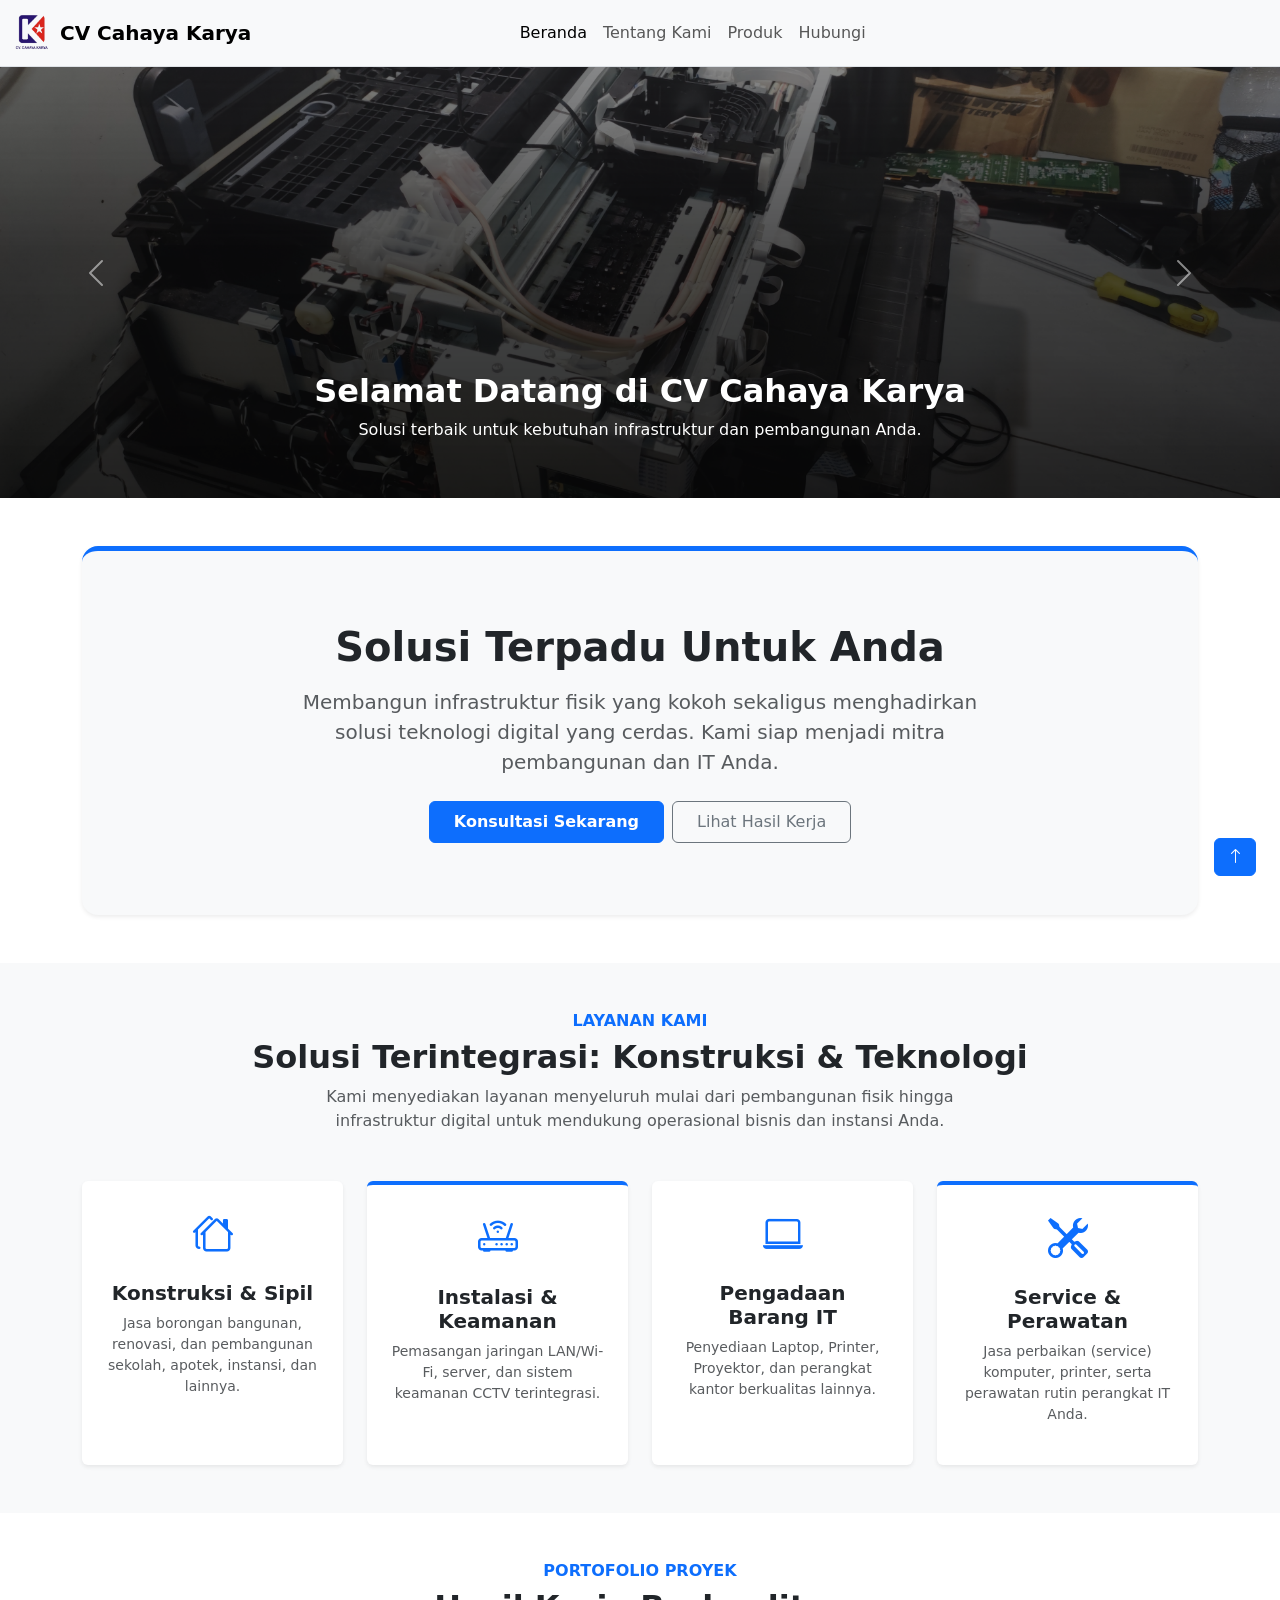
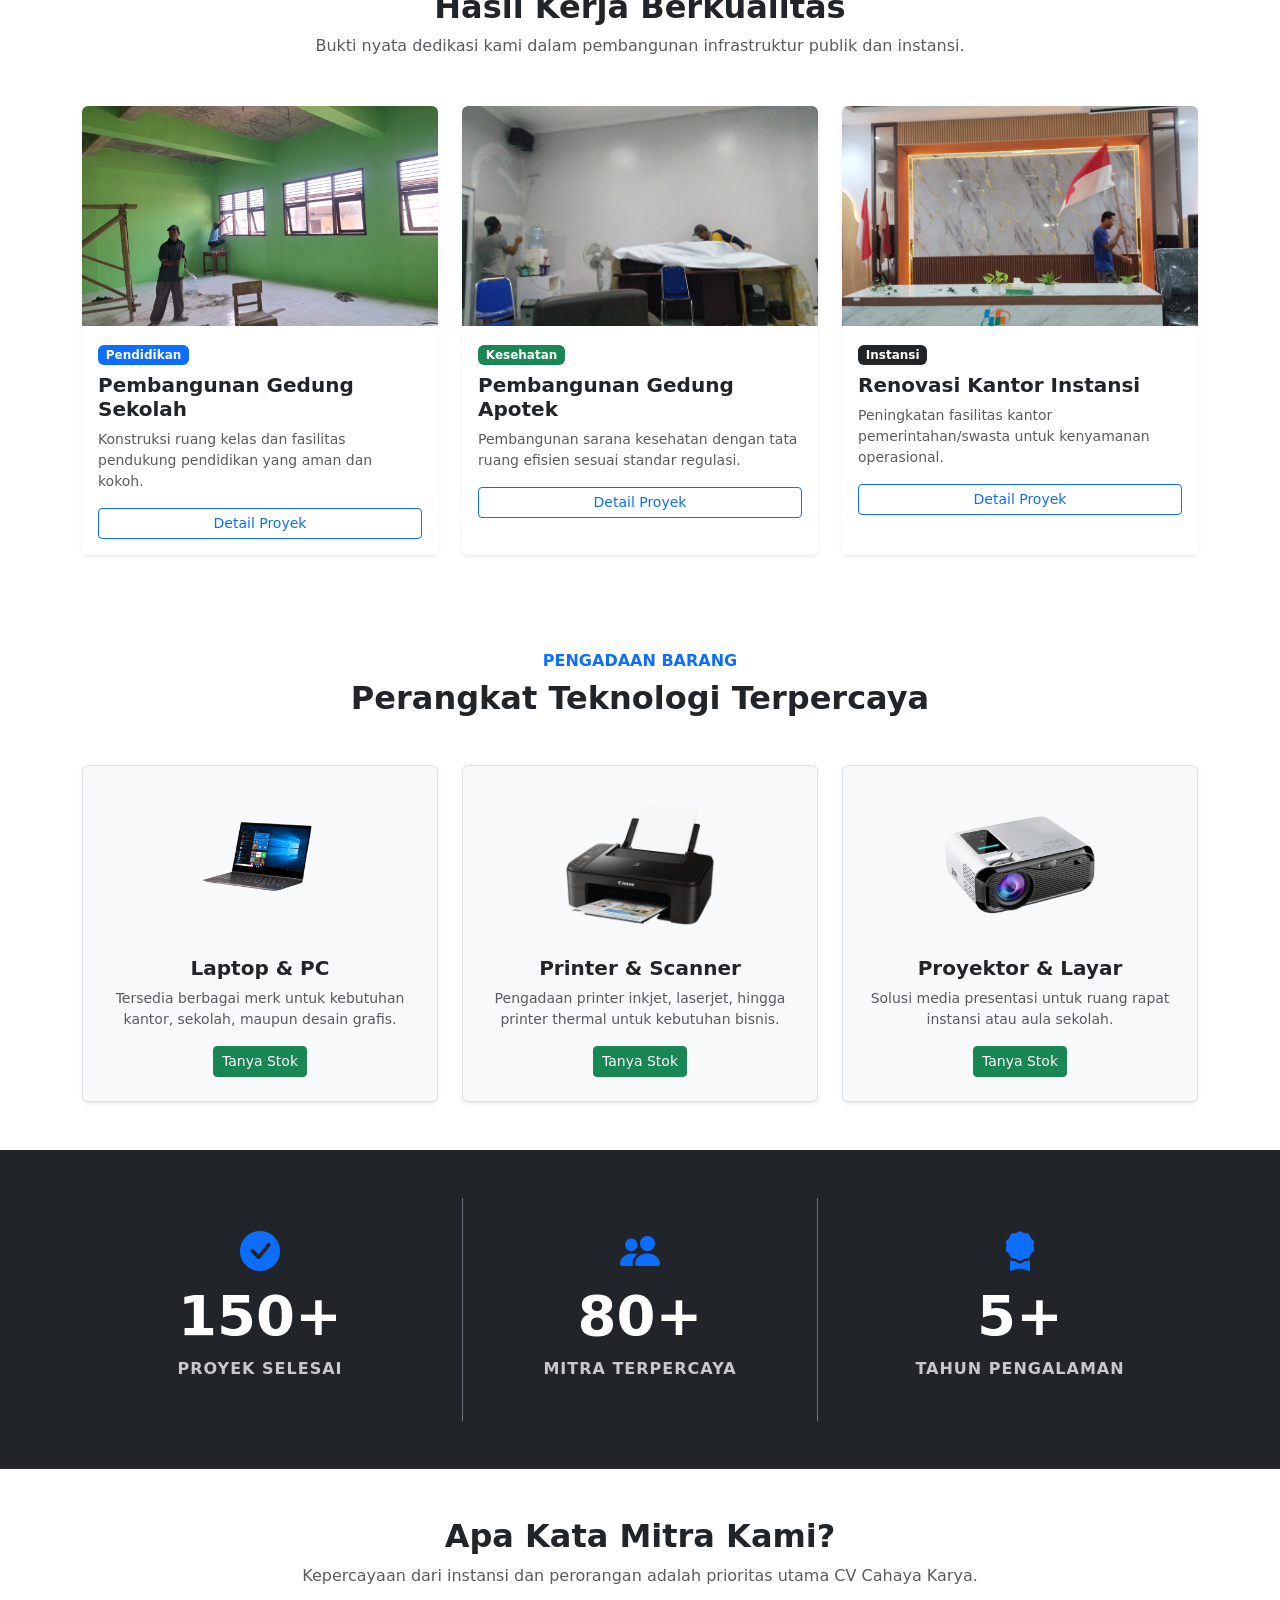
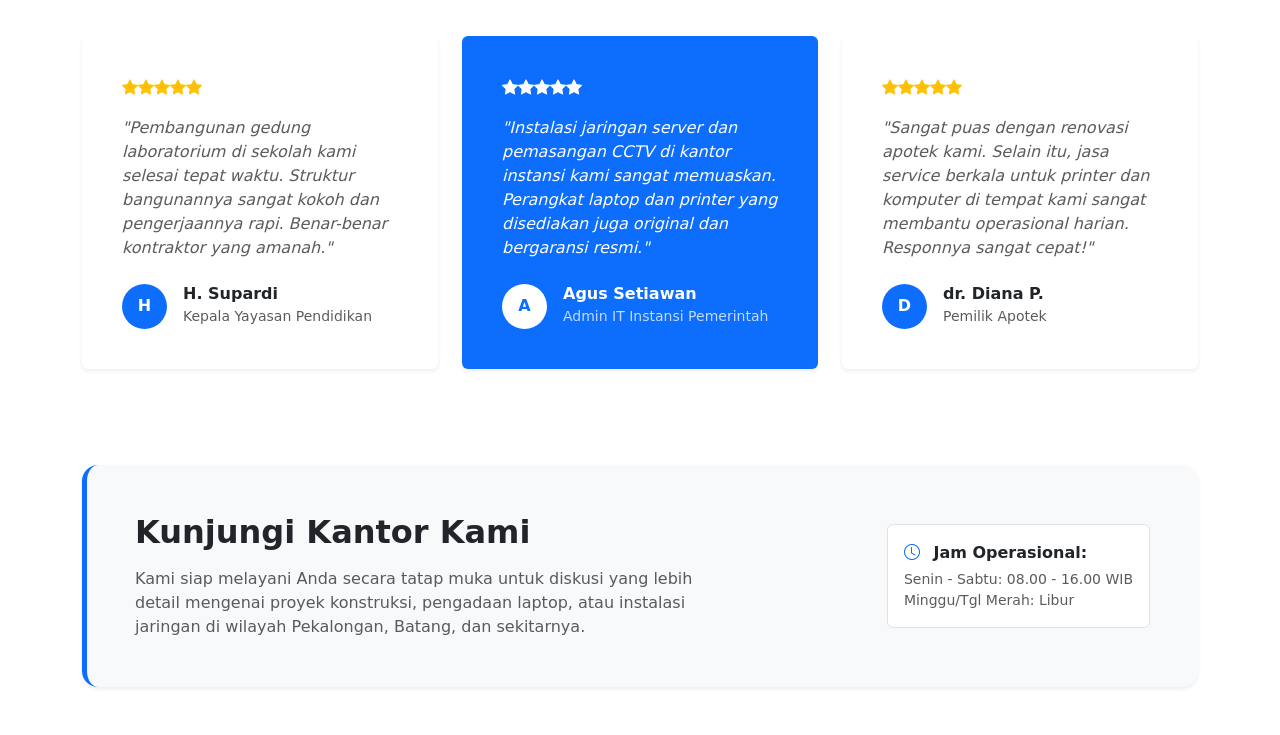
<file: index.html>
<!DOCTYPE html>
<html lang="en">
<head>
    <meta charset="UTF-8">
    <meta name="viewport"
    content="width=device-width, initial-scale=1.0">
    <title>Home</title>
    <link rel="stylesheet" href="bootstrap-5.3.8-dist/css/bootstrap.min.css">
    <link rel="stylesheet" href="style.css">
    <link rel="stylesheet" href="https://cdn.jsdelivr.net/npm/bootstrap-icons@1.11.3/font/bootstrap-icons.css">
</head>
<body>
<nav class="navbar navbar-expand-lg fixed-top bg-light border-bottom border-body" data-bs-theme="light">
  <div class="container-fluid">
    
    <a class="navbar-brand d-flex align-items-center" href="#">
      <img src="img/logorm.png" alt="Logo" width="40" height="40" class="me-2">
      <span class="fw-bold">CV Cahaya Karya</span>
    </a>

    <button class="navbar-toggler" type="button" data-bs-toggle="collapse" data-bs-target="#navbarNav">
      <span class="navbar-toggler-icon"></span>
    </button>

    <div class="collapse navbar-collapse justify-content-center" id="navbarNav">
      <ul class="navbar-nav">
        <li class="nav-item">
          <a class="nav-link active" href="#">Beranda</a>
        </li>
        <li class="nav-item">
          <a class="nav-link" href="about.html">Tentang Kami</a>
        </li>
        <li class="nav-item">
          <a class="nav-link" href="produk.html">Produk</a>
        </li>
        <li class="nav-item">
          <a class="nav-link" href="hubungi.html">Hubungi</a>
        </li>
      </ul>
    </div>

    <div class="d-none d-lg-block" style="width: 150px;"></div>

  </div>
</nav>

<!-- Carousel -->
<br><br>
<div id="mainCarousel" class="carousel slide" data-bs-ride="carousel">
  
  <div class="carousel-inner">
    
    <div class="carousel-item active">
      <img src="img/slidesatu.png" class="d-block w-100" style="height: 450px; object-fit:cover" alt="Slide 1">
      <div class="carousel-caption d-block">
        <h2 class="fw-bold">Selamat Datang di CV Cahaya Karya</h2>
        <p>Solusi terbaik untuk kebutuhan infrastruktur dan pembangunan Anda.</p>
      </div>
    </div>

    <div class="carousel-item">
      <img src="img/gambar2.jpg" class="d-block w-100" style="height: 450px; object-fit:cover" alt="Slide 2">
      <div class="carousel-caption d-block">
        <h2 class="fw-bold">Kualitas Terjamin</h2>
        <p>Solusi Konstruksi Masa Depan</p>
        <a href="#proyek" class="btn btn-primary">Lihat Proyek</a>
      </div>
    </div>

    <div class="carousel-item">
      <img src="img/gambar3.png" class="d-block w-100" style="height: 450px; object-fit:cover;" alt="Slide 3">
      <div class="carousel-caption d-block">
        <h2 class="fw-bold">Tim Profesional</h2>
        <p>Dikerjakan oleh tenaga ahli yang berpengalaman di bidangnya.</p>
      </div>
    </div>
    
  </div>

  <button class="carousel-control-prev" type="button" data-bs-target="#mainCarousel" data-bs-slide="prev">
    <span class="carousel-control-prev-icon" aria-hidden="true"></span>
    <span class="visually-hidden">Previous</span>
  </button>
  <button class="carousel-control-next" type="button" data-bs-target="#mainCarousel" data-bs-slide="next">
    <span class="carousel-control-next-icon" aria-hidden="true"></span>
    <span class="visually-hidden">Next</span>
  </button>

</div>

<!-- Jumbotron -->

<div class="container my-5">
    <div class="p-5 text-center bg-light border-top border-primary border-5 rounded-4 shadow-sm">
        <div class="py-4">
            <h1 class="display-6 fw-bold text-dark mb-3">Solusi Terpadu Untuk Anda</h1>
            <p class="col-lg-8 mx-auto lead text-muted">
                Membangun infrastruktur fisik yang kokoh sekaligus menghadirkan solusi teknologi digital yang cerdas. Kami siap menjadi mitra pembangunan dan IT Anda.
            </p>
            <div class="d-grid gap-2 d-sm-flex justify-content-sm-center mt-4">
                <a href="https://wa.me/6285647744500" class="btn btn-primary px-4 py-2 fw-bold">Konsultasi Sekarang</a>
                <a href="#proyek" class="btn btn-outline-secondary px-4 py-2">Lihat Hasil Kerja</a>
            </div>
        </div>
    </div>
</div>

<section class="py-5 bg-light" id="layanan">
    <div class="container">
        <div class="text-center mb-5">
            <h6 class="text-primary fw-bold text-uppercase">Layanan Kami</h6>
            <h2 class="fw-bold">Solusi Terintegrasi: Konstruksi & Teknologi</h2>
            <p class="text-muted mx-auto" style="max-width: 700px;">Kami menyediakan layanan menyeluruh mulai dari pembangunan fisik hingga infrastruktur digital untuk mendukung operasional bisnis dan instansi Anda.</p>
        </div>

        <div class="row g-4">
            <div class="col-md-6 col-lg-3">
                <div class="card h-100 border-0 shadow-sm p-4 text-center">
                    <div class="mb-3 text-primary" style="font-size: 2.5rem;">
                        <i class="bi bi-houses"></i>
                    </div>
                    <h5 class="fw-bold">Konstruksi & Sipil</h5>
                    <p class="small text-muted">Jasa borongan bangunan, renovasi, dan pembangunan sekolah, apotek, instansi, dan lainnya.</p>
                </div>
            </div>

            <div class="col-md-6 col-lg-3">
                <div class="card h-100 border-0 shadow-sm p-4 text-center border-top border-primary border-4">
                    <div class="mb-3 text-primary" style="font-size: 2.5rem;">
                        <i class="bi bi-router"></i>
                    </div>
                    <h5 class="fw-bold">Instalasi & Keamanan</h5>
                    <p class="small text-muted">Pemasangan jaringan LAN/Wi-Fi, server, dan sistem keamanan CCTV terintegrasi.</p>
                </div>
            </div>

            <div class="col-md-6 col-lg-3">
                <div class="card h-100 border-0 shadow-sm p-4 text-center">
                    <div class="mb-3 text-primary" style="font-size: 2.5rem;">
                        <i class="bi bi-laptop"></i>
                    </div>
                    <h5 class="fw-bold">Pengadaan Barang IT</h5>
                    <p class="small text-muted">Penyediaan Laptop, Printer, Proyektor, dan perangkat kantor berkualitas lainnya.</p>
                </div>
            </div>

            <div class="col-md-6 col-lg-3">
                <div class="card h-100 border-0 shadow-sm p-4 text-center border-top border-primary border-4">
                    <div class="mb-3 text-primary" style="font-size: 2.5rem;">
                        <i class="bi bi-tools"></i>
                    </div>
                    <h5 class="fw-bold">Service & Perawatan</h5>
                    <p class="small text-muted">Jasa perbaikan (service) komputer, printer, serta perawatan rutin perangkat IT Anda.</p>
                </div>
            </div>
        </div>
    </div>
</section>



<!-- Portofolio Proyek -->

<section class="py-5" id="proyek">
    <div class="container">
        <div class="text-center mb-5">
            <h6 class="text-primary fw-bold text-uppercase">Portofolio Proyek</h6>
            <h2 class="fw-bold">Hasil Kerja Berkualitas</h2>
            <p class="text-muted">Bukti nyata dedikasi kami dalam pembangunan infrastruktur publik dan instansi.</p>
        </div>

        <div class="row g-4">
            <div class="col-md-4">
                <div class="card h-100 shadow-sm border-0 overflow-hidden">
                    <img src="img/sekolah.jpg" class="card-img-top" alt="Sekolah" style="height: 220px; object-fit: cover;">
                    <div class="card-body">
                        <div class="badge bg-primary mb-2">Pendidikan</div>
                        <h5 class="fw-bold">Pembangunan Gedung Sekolah</h5>
                        <p class="small text-muted">Konstruksi ruang kelas dan fasilitas pendukung pendidikan yang aman dan kokoh.</p>
                        <button class="btn btn-outline-primary btn-sm w-100" data-bs-toggle="modal" data-bs-target="#modalSekolah">Detail Proyek</button>
                    </div>
                </div>
            </div>

            <div class="col-md-4">
                <div class="card h-100 shadow-sm border-0 overflow-hidden">
                    <img src="img/renov.jpg" class="card-img-top" alt="Apotek" style="height: 220px; object-fit: cover;">
                    <div class="card-body">
                        <div class="badge bg-success mb-2">Kesehatan</div>
                        <h5 class="fw-bold">Pembangunan Gedung Apotek</h5>
                        <p class="small text-muted">Pembangunan sarana kesehatan dengan tata ruang efisien sesuai standar regulasi.</p>
                        <button class="btn btn-outline-primary btn-sm w-100" data-bs-toggle="modal" data-bs-target="#modalApotek">Detail Proyek</button>
                    </div>
                </div>
            </div>

            <div class="col-md-4">
                <div class="card h-100 shadow-sm border-0 overflow-hidden">
                    <img src="img/revovv.jpg" class="card-img-top" alt="Instansi" style="height: 220px; object-fit: cover;">
                    <div class="card-body">
                        <div class="badge bg-dark mb-2">Instansi</div>
                        <h5 class="fw-bold">Renovasi Kantor Instansi</h5>
                        <p class="small text-muted">Peningkatan fasilitas kantor pemerintahan/swasta untuk kenyamanan operasional.</p>
                        <button class="btn btn-outline-primary btn-sm w-100" data-bs-toggle="modal" data-bs-target="#modalInstansi">Detail Proyek</button>
                    </div>
                </div>
            </div>
        </div>
    </div>
</section>

<!-- Produk -->

<section class="py-5 bg-white" id="produk">
    <div class="container">
        <div class="text-center mb-5">
            <h6 class="text-primary fw-bold text-uppercase">Pengadaan Barang</h6>
            <h2 class="fw-bold">Perangkat Teknologi Terpercaya</h2>
        </div>

        <div class="row g-4">
            <div class="col-md-4 text-center">
                <div class="p-4 border rounded shadow-sm h-100 bg-light">
                    <img src="img/laptopoffice.png" alt="Laptop" class="img-fluid mb-3" style="max-height: 150px;">
                    <h5 class="fw-bold">Laptop & PC</h5>
                    <p class="small text-muted">Tersedia berbagai merk untuk kebutuhan kantor, sekolah, maupun desain grafis.</p>
                    <a href="https://wa.me/6281329146687?text=Halo%20saya%20ingin%20tanya%20laptop" class="btn btn-success btn-sm">Tanya Stok</a>
                </div>
            </div>

            <div class="col-md-4 text-center">
                <div class="p-4 border rounded shadow-sm h-100 bg-light">
                    <img src="img/printer.png" alt="Printer" class="img-fluid mb-3" style="max-height: 150px;">
                    <h5 class="fw-bold">Printer & Scanner</h5>
                    <p class="small text-muted">Pengadaan printer inkjet, laserjet, hingga printer thermal untuk kebutuhan bisnis.</p>
                    <a href="https://wa.me/6281329146687?text=Halo%20saya%20ingin%20tanya%20printer" class="btn btn-success btn-sm">Tanya Stok</a>
                </div>
            </div>

            <div class="col-md-4 text-center">
                <div class="p-4 border rounded shadow-sm h-100 bg-light">
                    <img src="img/proyektor.png" alt="Proyektor" class="img-fluid mb-3" style="max-height: 150px;">
                    <h5 class="fw-bold">Proyektor & Layar</h5>
                    <p class="small text-muted">Solusi media presentasi untuk ruang rapat instansi atau aula sekolah.</p>
                    <a href="https://wa.me/6281329146687?text=Halo%20saya%20ingin%20tanya%20proyektor" class="btn btn-success btn-sm">Tanya Stok</a>
                </div>
            </div>
        </div>
    </div>
</section>


<section class="py-5 bg-dark text-white"> <div class="container">
        <div class="row text-center g-4">
            <div class="col-md-4">
                <div class="p-4">
                    <i class="bi bi-check-circle-fill text-primary mb-3" style="font-size: 2.5rem;"></i>
                    <h2 class="display-4 fw-bold mb-2">150+</h2>
                    <p class="text-uppercase fw-bold opacity-75" style="letter-spacing: 1px;">Proyek Selesai</p>
                </div>
            </div>
            <div class="col-md-4">
                <div class="p-4 border-start border-end border-secondary border-md-none">
                    <i class="bi bi-people-fill text-primary mb-3" style="font-size: 2.5rem;"></i>
                    <h2 class="display-4 fw-bold mb-2">80+</h2>
                    <p class="text-uppercase fw-bold opacity-75" style="letter-spacing: 1px;">Mitra Terpercaya</p>
                </div>
            </div>
            <div class="col-md-4">
                <div class="p-4">
                    <i class="bi bi-award-fill text-primary mb-3" style="font-size: 2.5rem;"></i>
                    <h2 class="display-4 fw-bold mb-2">5+</h2>
                    <p class="text-uppercase fw-bold opacity-75" style="letter-spacing: 1px;">Tahun Pengalaman</p>
                </div>
            </div>
        </div>
    </div>
</section>


<section class="py-5 bg-white">
    <div class="container">
        <div class="text-center mb-5">
            <h2 class="fw-bold">Apa Kata Mitra Kami?</h2>
            <p class="text-muted">Kepercayaan dari instansi dan perorangan adalah prioritas utama CV Cahaya Karya.</p>
        </div>

        <div class="row g-4">
            <div class="col-md-4">
                <div class="card h-100 border-0 shadow-sm p-4">
                    <div class="card-body">
                        <div class="text-warning mb-3">
                            <i class="bi bi-star-fill"></i><i class="bi bi-star-fill"></i><i class="bi bi-star-fill"></i><i class="bi bi-star-fill"></i><i class="bi bi-star-fill"></i>
                        </div>
                        <p class="card-text text-muted fst-italic">"Pembangunan gedung laboratorium di sekolah kami selesai tepat waktu. Struktur bangunannya sangat kokoh dan pengerjaannya rapi. Benar-benar kontraktor yang amanah."</p>
                        <div class="d-flex align-items-center mt-4">
                            <div class="bg-primary rounded-circle d-flex align-items-center justify-content-center text-white fw-bold" style="width: 45px; height: 45px;">H</div>
                            <div class="ms-3">
                                <h6 class="fw-bold mb-0">H. Supardi</h6>
                                <small class="text-muted">Kepala Yayasan Pendidikan</small>
                            </div>
                        </div>
                    </div>
                </div>
            </div>

            <div class="col-md-4">
                <div class="card h-100 border-0 shadow-sm p-4 text-white bg-primary">
                    <div class="card-body">
                        <div class="text-white mb-3">
                            <i class="bi bi-star-fill"></i><i class="bi bi-star-fill"></i><i class="bi bi-star-fill"></i><i class="bi bi-star-fill"></i><i class="bi bi-star-fill"></i>
                        </div>
                        <p class="card-text fst-italic">"Instalasi jaringan server dan pemasangan CCTV di kantor instansi kami sangat memuaskan. Perangkat laptop dan printer yang disediakan juga original dan bergaransi resmi."</p>
                        <div class="d-flex align-items-center mt-4">
                            <div class="bg-white rounded-circle d-flex align-items-center justify-content-center text-primary fw-bold" style="width: 45px; height: 45px;">A</div>
                            <div class="ms-3 text-white">
                                <h6 class="fw-bold mb-0">Agus Setiawan</h6>
                                <small class="opacity-75">Admin IT Instansi Pemerintah</small>
                            </div>
                        </div>
                    </div>
                </div>
            </div>

            <div class="col-md-4">
                <div class="card h-100 border-0 shadow-sm p-4">
                    <div class="card-body">
                        <div class="text-warning mb-3">
                            <i class="bi bi-star-fill"></i><i class="bi bi-star-fill"></i><i class="bi bi-star-fill"></i><i class="bi bi-star-fill"></i><i class="bi bi-star-fill"></i>
                        </div>
                        <p class="card-text text-muted fst-italic">"Sangat puas dengan renovasi apotek kami. Selain itu, jasa service berkala untuk printer dan komputer di tempat kami sangat membantu operasional harian. Responnya sangat cepat!"</p>
                        <div class="d-flex align-items-center mt-4">
                            <div class="bg-primary rounded-circle d-flex align-items-center justify-content-center text-white fw-bold" style="width: 45px; height: 45px;">D</div>
                            <div class="ms-3">
                                <h6 class="fw-bold mb-0">dr. Diana P.</h6>
                                <small class="text-muted">Pemilik Apotek</small>
                            </div>
                        </div>
                    </div>
                </div>
            </div>
        </div>
    </div>
</section>

<div class="container my-5">
    <div class="p-5 bg-light rounded-4 border-start border-primary border-5 shadow-sm">
        <div class="row align-items-center">
            <div class="col-lg-7">
                <h2 class="fw-bold mb-3">Kunjungi Kantor Kami</h2>
                <p class="text-muted mb-0">Kami siap melayani Anda secara tatap muka untuk diskusi yang lebih detail mengenai proyek konstruksi, pengadaan laptop, atau instalasi jaringan di wilayah Pekalongan, Batang, dan sekitarnya.</p>
            </div>
            <div class="col-lg-5 text-lg-end mt-4 mt-lg-0">
                <div class="d-inline-block text-start p-3 bg-white rounded border">
                    <p class="mb-1 fw-bold"><i class="bi bi-clock me-2 text-primary"></i> Jam Operasional:</p>
                    <p class="small mb-0 text-muted">Senin - Sabtu: 08.00 - 16.00 WIB</p>
                    <p class="small mb-0 text-muted">Minggu/Tgl Merah: Libur</p>
                </div>
            </div>
        </div>
    </div>
</div>

<div class="modal fade" id="modalSekolah" tabindex="-1" aria-hidden="true">
  <div class="modal-dialog modal-lg modal-dialog-centered">
    <div class="modal-content border-0 shadow-lg">
      <div class="modal-header bg-primary text-white">
        <h5 class="modal-title fw-bold">Detail Proyek: Pembangunan Gedung Sekolah</h5>
        <button type="button" class="btn-close btn-close-white" data-bs-dismiss="modal" aria-label="Close"></button>
      </div>
      <div class="modal-body p-4">
        <div class="row">
          <div class="col-md-6 mb-3">
            <img src="img/sekolah.jpeg" class="img-fluid rounded shadow-sm" alt="Detail Sekolah">
          </div>
          <div class="col-md-6">
            <h6 class="fw-bold text-primary"><i class="bi bi-info-circle-fill"></i> Informasi Proyek</h6>
            <hr>
            <table class="table table-sm table-borderless">
              <tr><td><strong>Klien</strong></td><td>: Yayasan Pendidikan / Dinas</td></tr>
              <tr><td><strong>Lokasi</strong></td><td>: Pekalongan</td></tr>
              <tr><td><strong>Status</strong></td><td>: Selesai (100%)</td></tr>
            </table>
            <h6 class="fw-bold mt-3">Lingkup Pekerjaan:</h6>
            <p class="text-muted small">Pembangunan gedung meliputi pengerjaan pondasi, struktur beton bertulang, atap baja ringan, hingga instalasi listrik dan pengecatan.</p>
          </div>
        </div>
      </div>
      <div class="modal-footer">
        <button type="button" class="btn btn-secondary" data-bs-dismiss="modal">Tutup</button>
        <a href="https://wa.me/6285647744500" class="btn btn-success">Tanya Proyek Serupa</a>
      </div>
    </div>
  </div>
</div>

<div class="modal fade" id="modalApotek" tabindex="-1" aria-hidden="true">
  <div class="modal-dialog modal-lg modal-dialog-centered">
    <div class="modal-content border-0 shadow-lg">
      <div class="modal-header bg-success text-white">
        <h5 class="modal-title fw-bold">Detail Proyek: Pembangunan Apotek</h5>
        <button type="button" class="btn-close btn-close-white" data-bs-dismiss="modal" aria-label="Close"></button>
      </div>
      <div class="modal-body p-4">
        <div class="row">
          <div class="col-md-6 mb-3">
            <img src="img/apotek.jpeg" class="img-fluid rounded shadow-sm" alt="Detail Apotek">
          </div>
          <div class="col-md-6">
            <h6 class="fw-bold text-success"><i class="bi bi-info-circle-fill"></i> Informasi Proyek</h6>
            <hr>
            <table class="table table-sm table-borderless">
              <tr><td><strong>Klien</strong></td><td>: Apotek Sehat / Swasta</td></tr>
              <tr><td><strong>Lokasi</strong></td><td>: Batang</td></tr>
              <tr><td><strong>Durasi</strong></td><td>: 4 Bulan</td></tr>
            </table>
            <p class="text-muted small">Konstruksi apotek dengan penekanan pada tata ruang yang bersih, instalasi rak obat, dan sirkulasi udara yang baik sesuai standar kesehatan.</p>
          </div>
        </div>
      </div>
      <div class="modal-footer">
        <button type="button" class="btn btn-secondary" data-bs-dismiss="modal">Tutup</button>
        <a href="https://wa.me/6285647744500" class="btn btn-success">Tanya Proyek Serupa</a>
      </div>
    </div>
  </div>
</div>

<div class="modal fade" id="modalInstansi" tabindex="-1" aria-hidden="true">
  <div class="modal-dialog modal-lg modal-dialog-centered">
    <div class="modal-content border-0 shadow-lg">
      <div class="modal-header bg-success text-white">
        <h5 class="modal-title fw-bold">Detail Proyek: Renovasi Kantor instansi</h5>
        <button type="button" class="btn-close btn-close-white" data-bs-dismiss="modal" aria-label="Close"></button>
      </div>
      <div class="modal-body p-4">
        <div class="row">
          <div class="col-md-6 mb-3">
            <img src="img/renov.jpeg" class="img-fluid rounded shadow-sm" alt="Detail Instansi">
          </div>
          <div class="col-md-6">
            <h6 class="fw-bold text-success"><i class="bi bi-info-circle-fill"></i> Informasi Proyek</h6>
            <hr>
            <table class="table table-sm table-borderless">
              <tr><td><strong>Klien</strong></td><td>: Instansi Pemerintah</td></tr>
              <tr><td><strong>Lokasi</strong></td><td>: Kajen</td></tr>
              <tr><td><strong>Durasi</strong></td><td>: 5 Bulan</td></tr>
            </table>
            <p class="text-muted small">Konstruksi renovasi instansi dengan penekanan pada tata ruang yang bersih, kekokohan bangunan, dan sirkulasi udara yang baik sesuai standar di pemerintahan.</p>
          </div>
        </div>
      </div>
      <div class="modal-footer">
        <button type="button" class="btn btn-secondary" data-bs-dismiss="modal">Tutup</button>
        <a href="https://wa.me/6285647744500" class="btn btn-success">Tanya Proyek Serupa</a>
      </div>
    </div>
  </div>
</div>

<a href="#top" class="btn btn-primary position-fixed bottom-0 end-0 m-4 back-to-top">
      <i class="bi bi-arrow-up"></i>
      </a>

<script src="https://cdn.jsdelivr.net/npm/bootstrap@5.3.0/dist/js/bootstrap.bundle.min.js"></script>

</body>
</html>
</file>
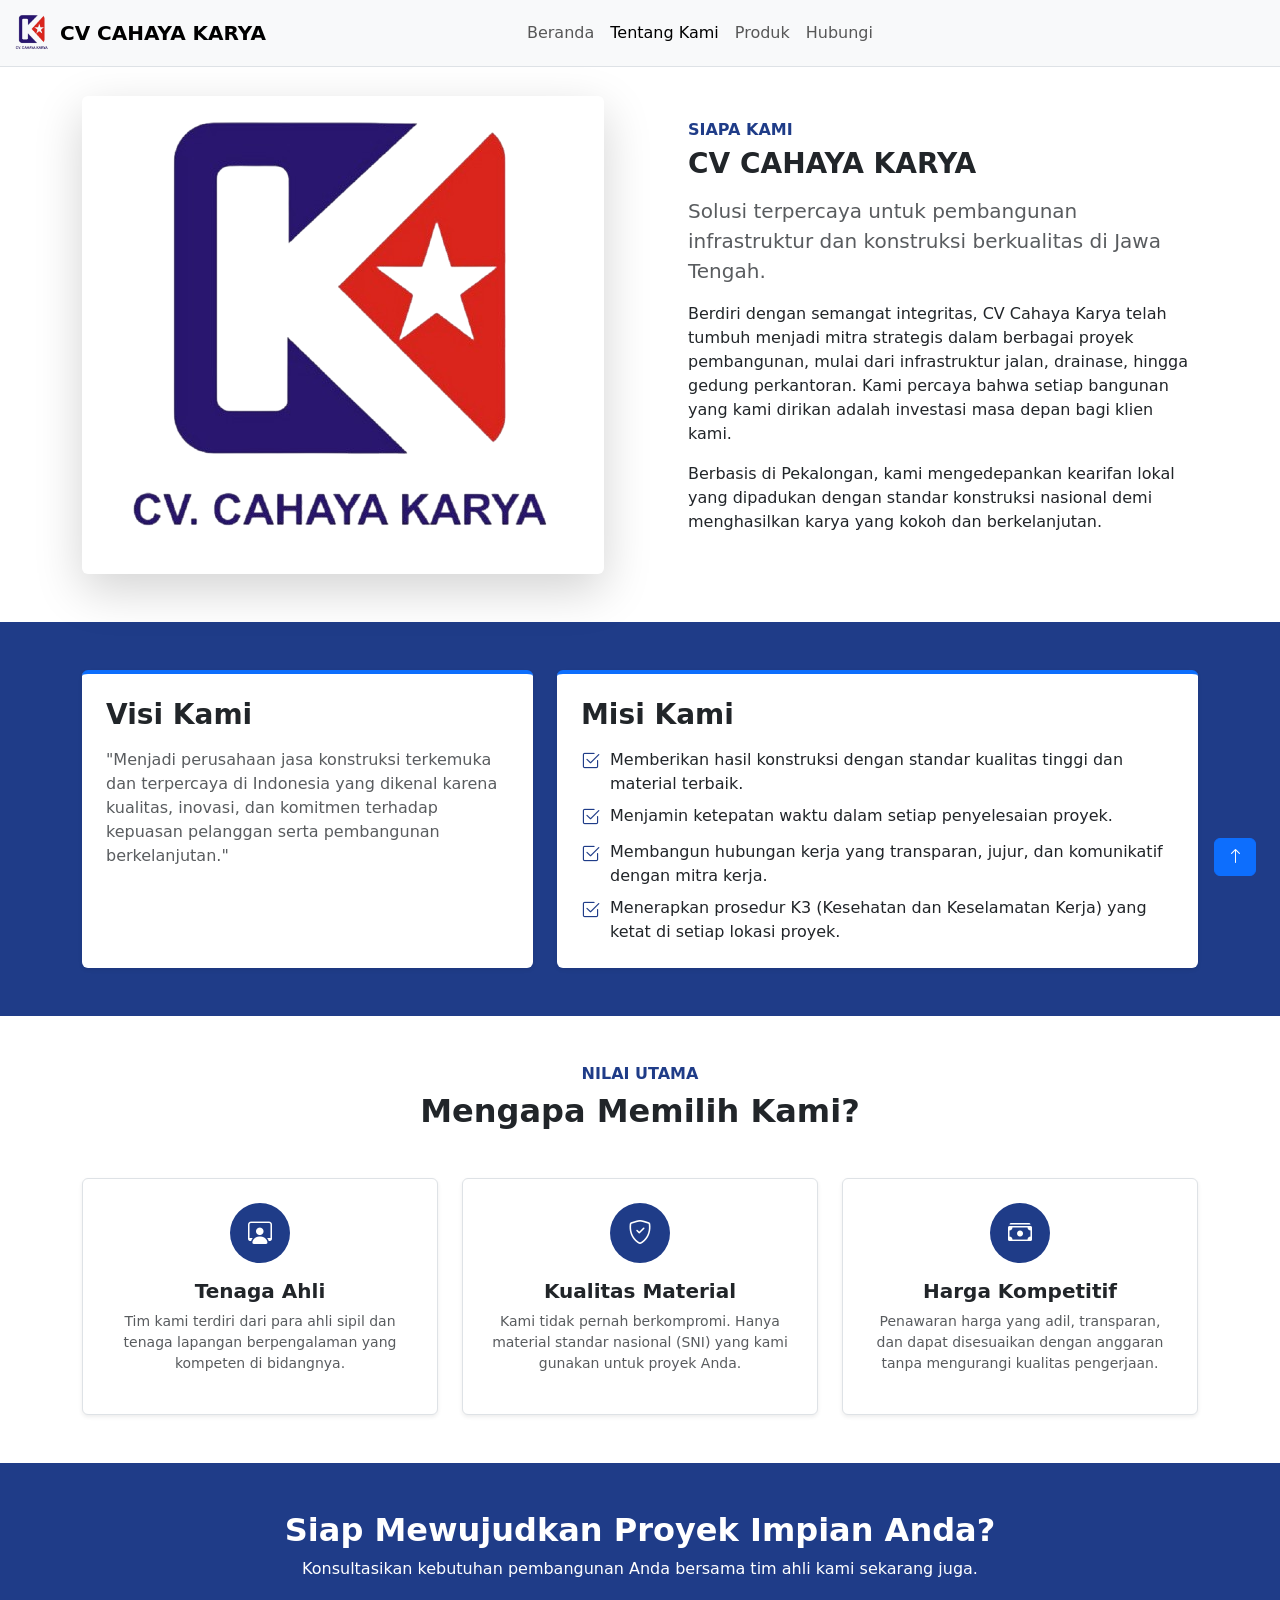
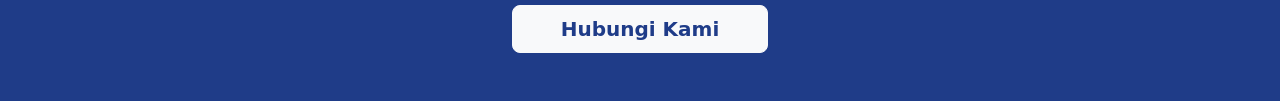
<file: about.html>
<!DOCTYPE html>
<html lang="en">
<head>
    <meta charset="UTF-8">
    <meta name="viewport"
    content="width=device-width, initial-scale=1.0">
    <title>Home</title>
    <link rel="stylesheet" href="bootstrap-5.3.8-dist/css/bootstrap.min.css">
    <link rel="stylesheet" href="style.css">
    <link rel="stylesheet" href="https://cdn.jsdelivr.net/npm/bootstrap-icons@1.11.3/font/bootstrap-icons.css">
    <style>
      .bg-light-blue { background-color: #1f3c88;}
      .icon-box {
        width: 60px;
        height: 60px;
        display: flex;
        align-items: center;
        justify-content: center;
        border-radius: 50%;
        background-color: #1f3c88;
        color: white;
        font-size: 1.5rem;
        margin-bottom: 1rem;
      }
      .mission-item i {
        font-size: 1.2rem;
        color: #1f3c88;
        margin-right: 10px;
      }
    </style>

</head>
<body>
<nav class="navbar navbar-expand-lg fixed-top bg-light border-bottom border-body" data-bs-theme="light">
  <div class="container-fluid">
    
    <a class="navbar-brand d-flex align-items-center" href="#">
      <img src="img/logorm.png" alt="Logo" width="40" height="40" class="me-2">
      <span class="fw-bold">CV CAHAYA KARYA</span>
    </a>

    <button class="navbar-toggler" type="button" data-bs-toggle="collapse" data-bs-target="#navbarNav">
      <span class="navbar-toggler-icon"></span>
    </button>

    <div class="collapse navbar-collapse justify-content-center" id="navbarNav">
      <ul class="navbar-nav">
        <li class="nav-item">
          <a class="nav-link" href="index.html">Beranda</a>
        </li>
        <li class="nav-item">
          <a class="nav-link active" href="#">Tentang Kami</a>
        </li>
        <li class="nav-item">
          <a class="nav-link" href="produk.html">Produk</a>
        </li>
        <li class="nav-item">
          <a class="nav-link" href="hubungi.html">Hubungi</a>
        </li>
      </ul>
    </div>

    <div class="d-none d-lg-block" style="width: 150px;"></div>

  </div>
</nav>


<section class="py-5 mt-5">
        <div class="container">
            <div class="row align-items-center">
                <div class="col-lg-6 mb-4 mb-lg-0">
                    <img src="img/logorm.png" alt="Profil Perusahaan" class="img-fluid rounded shadow-lg">
                </div>
                <div class="col-lg-6 ps-lg-5">
                    <h6 class="text fw-bold text-uppercase" style="color: #1F3C88;">Siapa Kami</h6>
                    <h3 class="fw-bold mb-3">CV CAHAYA KARYA</h3>
                    <p class="lead text-muted">Solusi terpercaya untuk pembangunan infrastruktur dan konstruksi berkualitas di Jawa Tengah.</p>
                    <p>Berdiri dengan semangat integritas, CV Cahaya Karya telah tumbuh menjadi mitra strategis dalam berbagai proyek pembangunan, mulai dari infrastruktur jalan, drainase, hingga gedung perkantoran. Kami percaya bahwa setiap bangunan yang kami dirikan adalah investasi masa depan bagi klien kami.</p>
                    <p>Berbasis di Pekalongan, kami mengedepankan kearifan lokal yang dipadukan dengan standar konstruksi nasional demi menghasilkan karya yang kokoh dan berkelanjutan.</p>
                </div>
            </div>
        </div>
    </section>

    <section class="py-5 bg-light-blue">
        <div class="container">
            <div class="row g-4">
                <div class="col-md-5">
                    <div class="p-4 bg-white rounded shadow-sm h-100 border-top border-primary border-4">
                        <h3 class="fw-bold mb-3">Visi Kami</h3>
                        <p class="text-muted">"Menjadi perusahaan jasa konstruksi terkemuka dan terpercaya di Indonesia yang dikenal karena kualitas, inovasi, dan komitmen terhadap kepuasan pelanggan serta pembangunan berkelanjutan."</p>
                    </div>
                </div>
                <div class="col-md-7">
                    <div class="p-4 bg-white rounded shadow-sm h-100 border-top border-primary border-4">
                        <h3 class="fw-bold mb-3">Misi Kami</h3>
                        <div class="mission-item mb-2 d-flex">
                            <i class="bi bi-check2-square"></i>
                            <p class="mb-0">Memberikan hasil konstruksi dengan standar kualitas tinggi dan material terbaik.</p>
                        </div>
                        <div class="mission-item mb-2 d-flex">
                            <i class="bi bi-check2-square"></i>
                            <p class="mb-0">Menjamin ketepatan waktu dalam setiap penyelesaian proyek.</p>
                        </div>
                        <div class="mission-item mb-2 d-flex">
                            <i class="bi bi-check2-square"></i>
                            <p class="mb-0">Membangun hubungan kerja yang transparan, jujur, dan komunikatif dengan mitra kerja.</p>
                        </div>
                        <div class="mission-item d-flex">
                            <i class="bi bi-check2-square"></i>
                            <p class="mb-0">Menerapkan prosedur K3 (Kesehatan dan Keselamatan Kerja) yang ketat di setiap lokasi proyek.</p>
                        </div>
                    </div>
                </div>
            </div>
        </div>
    </section>

    <section class="py-5">
        <div class="container text-center">
            <h6 class="text fw-bold text-uppercase" style="color: #1F3C88;">Nilai Utama</h6>
            <h2 class="fw-bold mb-5">Mengapa Memilih Kami?</h2>
            
            <div class="row g-4">
                <div class="col-md-4">
                    <div class="p-4 border rounded shadow-sm h-100 bg-white">
                        <div class="icon-box mx-auto">
                            <i class="bi bi-person-workspace"></i>
                        </div>
                        <h5 class="fw-bold">Tenaga Ahli</h5>
                        <p class="text-muted small">Tim kami terdiri dari para ahli sipil dan tenaga lapangan berpengalaman yang kompeten di bidangnya.</p>
                    </div>
                </div>
                <div class="col-md-4">
                    <div class="p-4 border rounded shadow-sm h-100 bg-white">
                        <div class="icon-box mx-auto">
                            <i class="bi bi-shield-check"></i>
                        </div>
                        <h5 class="fw-bold">Kualitas Material</h5>
                        <p class="text-muted small">Kami tidak pernah berkompromi. Hanya material standar nasional (SNI) yang kami gunakan untuk proyek Anda.</p>
                    </div>
                </div>
                <div class="col-md-4">
                    <div class="p-4 border rounded shadow-sm h-100 bg-white">
                        <div class="icon-box mx-auto">
                            <i class="bi bi-cash-stack"></i>
                        </div>
                        <h5 class="fw-bold">Harga Kompetitif</h5>
                        <p class="text-muted small">Penawaran harga yang adil, transparan, dan dapat disesuaikan dengan anggaran tanpa mengurangi kualitas pengerjaan.</p>
                    </div>
                </div>
            </div>
        </div>
    </section>

    <section class="py-5 text-white text-center" style="background-color: #1F3C88;">
        <div class="container">
            <h2 class="fw-bold">Siap Mewujudkan Proyek Impian Anda?</h2>
            <p class="mb-4">Konsultasikan kebutuhan pembangunan Anda bersama tim ahli kami sekarang juga.</p>
            <a href="hubungi.html" class="btn btn-light btn-lg px-5 fw-bold" style="color: #1F3C88;">Hubungi Kami</a>
        </div>
    </section>

<a href="#top" class="btn btn-primary position-fixed bottom-0 end-0 m-4 back-to-top">
      <i class="bi bi-arrow-up"></i>
      </a>

<script src="https://cdn.jsdelivr.net/npm/bootstrap@5.3.0/dist/js/bootstrap.bundle.min.js"></script>
</body>
</html>
</file>
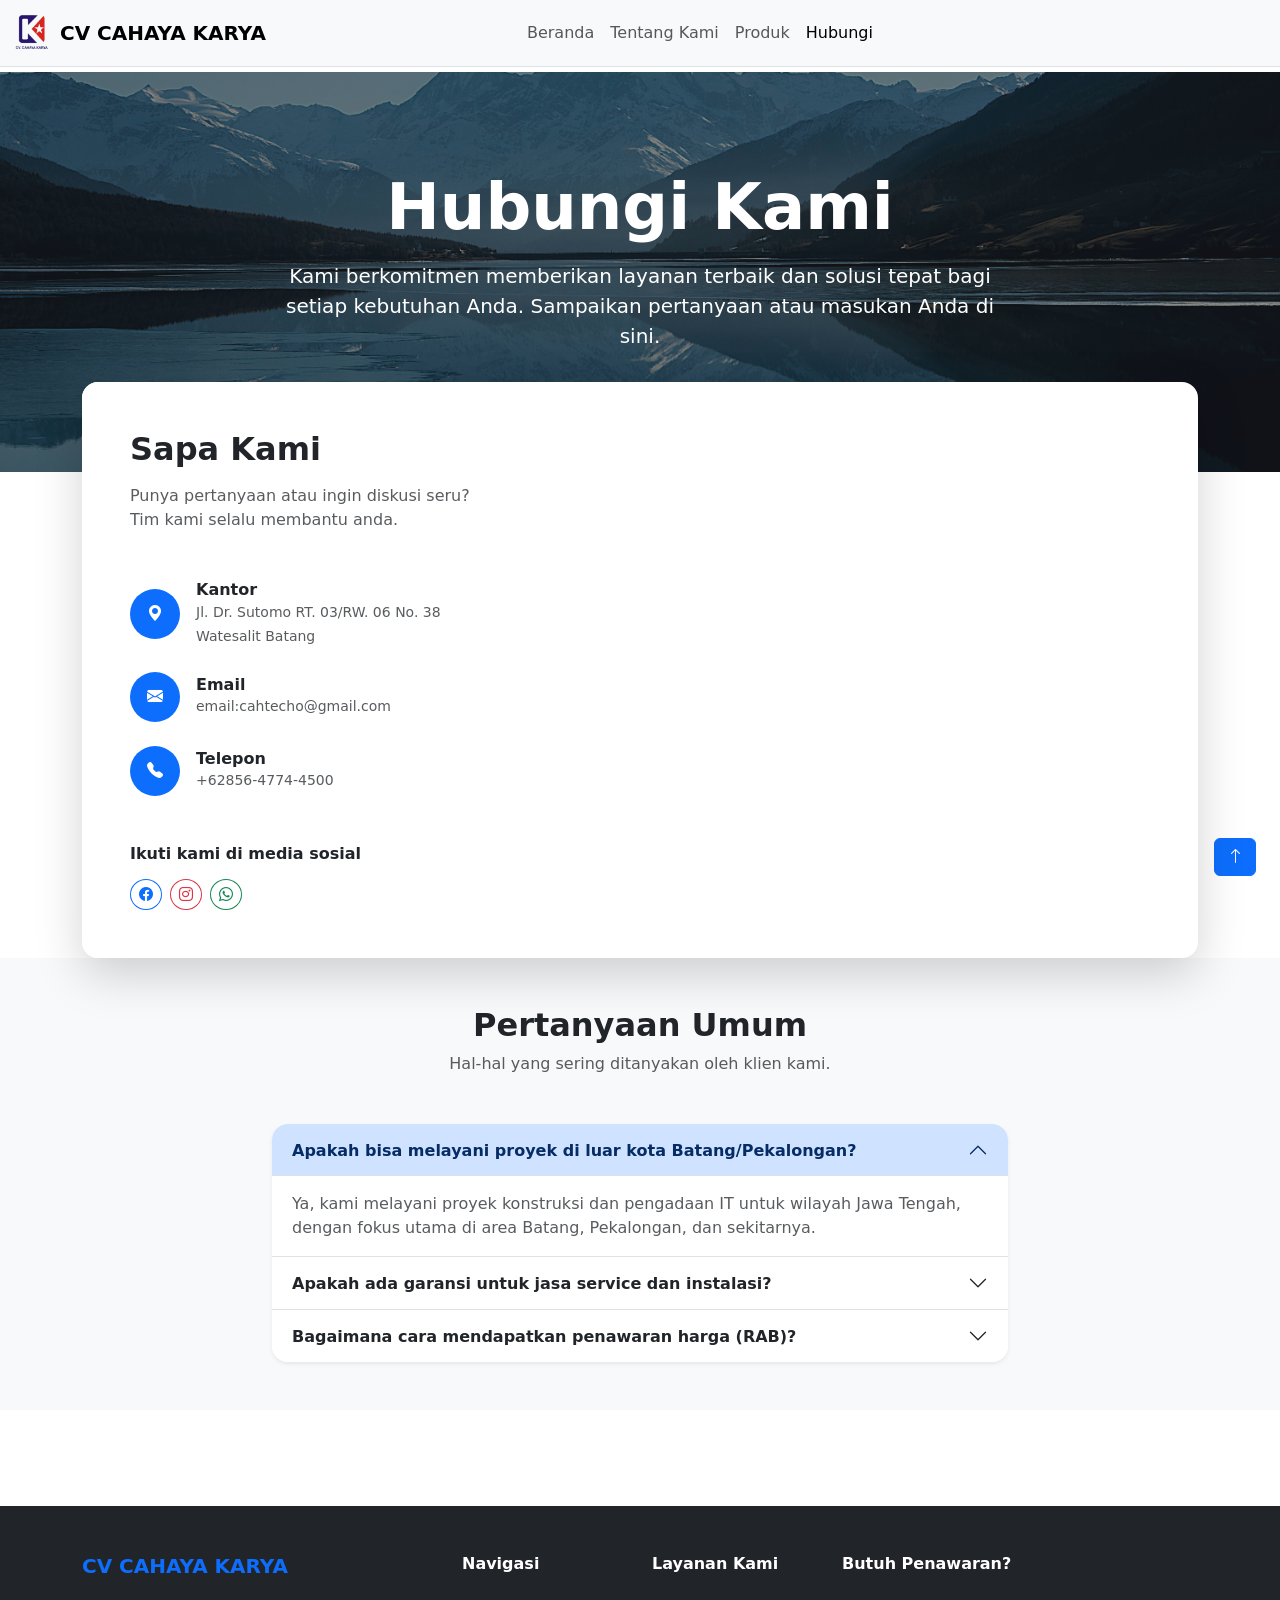
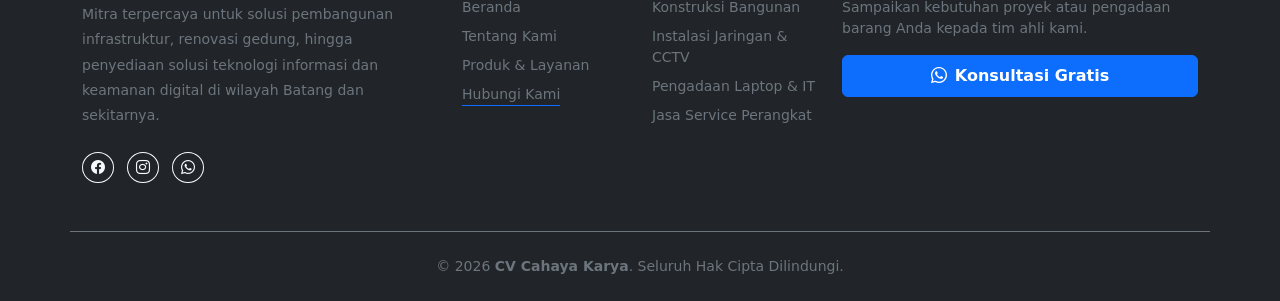
<file: hubungi.html>
<!DOCTYPE html>
<html lang="en">
<head>
    <meta charset="UTF-8">
    <meta name="viewport"
    content="width=device-width, initial-scale=1.0">
    <title>Home</title>
    <link rel="stylesheet" href="bootstrap-5.3.8-dist/css/bootstrap.min.css">
    <link rel="stylesheet" href="style.css">
    <link rel="stylesheet" href="https://cdn.jsdelivr.net/npm/bootstrap-icons@1.11.3/font/bootstrap-icons.css">
    <link href="https://fonts.googleapis.com/css2?family=Poppins:wght@400;500;600;700&display=swap" rel="stylesheet">
</head>
<body>
<nav class="navbar navbar-expand-lg fixed-top bg-light border-bottom border-body" data-bs-theme="light">
  <div class="container-fluid">
    
    <a class="navbar-brand d-flex align-items-center" href="#">
      <img src="img/logorm.png" alt="Logo" width="40" height="40" class="me-2">
      <span class="fw-bold">CV CAHAYA KARYA</span>
    </a>

    <button class="navbar-toggler" type="button" data-bs-toggle="collapse" data-bs-target="#navbarNav">
      <span class="navbar-toggler-icon"></span>
    </button>

    <div class="collapse navbar-collapse justify-content-center" id="navbarNav">
      <ul class="navbar-nav">
        <li class="nav-item">
          <a class="nav-link" href="index.html">Beranda</a>
        </li>
        <li class="nav-item">
          <a class="nav-link" href="about.html">Tentang Kami</a>
        </li>
        <li class="nav-item">
          <a class="nav-link" href="produk.html">Produk</a>
        </li>
        <li class="nav-item">
          <a class="nav-link active" href="#">Hubungi</a>
        </li>
      </ul>
    </div>

    <div class="d-none d-lg-block" style="width: 150px;"></div>

  </div>
</nav>
<br><br><br>
<div class="position-relative text-white overflow-hidden">
  <img src="img/gambar1.jpg" class="w-100 d-block" style="height: 400px; object-fit: cover;" alt="Hero Image">

  
  <div class="position-absolute top-0 start-0 w-100 h-100 bg-dark bg-opacity-50 d-flex align-items-center">
    
    <div class="container text-center">
      <div class="row justify-content-center">
        <div class="col-lg-8">
          <h1 class="display-3 fw-bold mb-3">Hubungi Kami</h1>
          <p class="lead mb-4">Kami berkomitmen memberikan layanan terbaik dan solusi tepat bagi setiap kebutuhan Anda. Sampaikan pertanyaan atau masukan Anda di sini.</p>
        </div>
      </div>
    </div>
  </div>
</div>

<div class="container" style="margin-top: -90px; position: relative; z-index: 3;">
    <div class="card border-0 shadow-lg rounded-4 overflow-hidden">
        <div class="row g-0">
            
            <div class="col-lg-5 bg-white p-5">
                <h2 class="fw-bold mb-3">Sapa Kami</h2>
                <p class="text-muted mb-5">Punya pertanyaan atau ingin diskusi seru? Tim kami selalu membantu anda.</p>

                <div class="d-flex align-items-center mb-4">
                    <div class="bg-primary text-white rounded-circle d-flex align-items-center justify-content-center flex-shrink-0 me-3" style="width: 50px; height: 50px;">
                        <i class="bi bi-geo-alt-fill"></i>
                    </div>
                    <div>
                        <h6 class="fw-bold mb-0">Kantor</h6>
                        <small class="text-muted">Jl. Dr. Sutomo RT. 03/RW. 06 No. 38 Watesalit Batang</small>
                    </div>
                </div>

                <div class="d-flex align-items-center mb-4">
                    <div class="bg-primary text-white rounded-circle d-flex align-items-center justify-content-center flex-shrink-0 me-3" style="width: 50px; height: 50px;">
                        <i class="bi bi-envelope-fill"></i>
                    </div>
                    <div>
                        <h6 class="fw-bold mb-0">Email</h6>
                        <small class="text-muted">email:cahtecho@gmail.com</small>
                    </div>
                </div>

                <div class="d-flex align-items-center mb-5">
                    <div class="bg-primary text-white rounded-circle d-flex align-items-center justify-content-center flex-shrink-0 me-3" style="width: 50px; height: 50px;">
                        <i class="bi bi-telephone-fill"></i>
                    </div>
                    <div>
                        <h6 class="fw-bold mb-0">Telepon</h6>
                        <small class="text-muted">+62856-4774-4500</small>
                    </div>
                </div>

                <h6 class="fw-bold mb-3">Ikuti kami di media sosial</h6>
                <div class="d-flex gap-2">
                    <a href="#" class="btn btn-outline-primary btn-sm rounded-circle"><i class="bi bi-facebook"></i></a>
                    <a href="#" class="btn btn-outline-danger btn-sm rounded-circle"><i class="bi bi-instagram"></i></a>
                    <a href="https://wa.me/6285647744500" class="btn btn-outline-success btn-sm rounded-circle"><i class="bi bi-whatsapp"></i></a>
                </div>
            </div>

            <div class="col-lg-7 p-0">
              <iframe
                src="https://www.google.com/maps/embed?pb=!1m18!1m12!1m3!1d3960.78177837438!2d109.7167589!3d-6.9166732!2m3!1f0!2f0!3f0!3m2!1i1024!2i768!4f13.1!3m3!1m2!1s0x2e7024867aa0d11b%3A0x85a96ab90961eb17!2sCahaya%20Comp%20BATANG!5e0!3m2!1sid!2sid!4v1768234861102!5m2!1sid!2sid"
                width="100%"
                height="100%"
                style="border: 0; min-height: 450px; display: block;"
                allowfullscreen=""
                loading="lazy"
                referrerpolicy="no-referrer-when-downgrade">
              </iframe>
            </div>

        </div>
    </div>
</div>

<section class="py-5 bg-light">
    <div class="container">
        <div class="row justify-content-center">
            <div class="col-lg-8">
                <div class="text-center mb-5">
                    <h2 class="fw-bold">Pertanyaan Umum</h2>
                    <p class="text-muted">Hal-hal yang sering ditanyakan oleh klien kami.</p>
                </div>
                
                <div class="accordion accordion-flush shadow-sm rounded-4 overflow-hidden" id="faqAccordion">
                    <div class="accordion-item">
                        <h2 class="accordion-header">
                            <button class="accordion-button fw-bold" type="button" data-bs-toggle="collapse" data-bs-target="#faq1">
                                Apakah bisa melayani proyek di luar kota Batang/Pekalongan?
                            </button>
                        </h2>
                        <div id="faq1" class="accordion-collapse collapse show" data-bs-parent="#faqAccordion">
                            <div class="accordion-body text-muted">
                                Ya, kami melayani proyek konstruksi dan pengadaan IT untuk wilayah Jawa Tengah, dengan fokus utama di area Batang, Pekalongan, dan sekitarnya.
                            </div>
                        </div>
                    </div>
                    <div class="accordion-item">
                        <h2 class="accordion-header">
                            <button class="accordion-button collapsed fw-bold" type="button" data-bs-toggle="collapse" data-bs-target="#faq2">
                                Apakah ada garansi untuk jasa service dan instalasi?
                            </button>
                        </h2>
                        <div id="faq2" class="accordion-collapse collapse" data-bs-parent="#faqAccordion">
                            <div class="accordion-body text-muted">
                                Tentu. Kami memberikan garansi pengerjaan untuk setiap jasa instalasi jaringan, CCTV, maupun service perangkat IT sesuai dengan kesepakatan kontrak.
                            </div>
                        </div>
                    </div>
                    <div class="accordion-item">
                        <h2 class="accordion-header">
                            <button class="accordion-button collapsed fw-bold" type="button" data-bs-toggle="collapse" data-bs-target="#faq3">
                                Bagaimana cara mendapatkan penawaran harga (RAB)?
                            </button>
                        </h2>
                        <div id="faq3" class="accordion-collapse collapse" data-bs-parent="#faqAccordion">
                            <div class="accordion-body text-muted">
                                Anda dapat menghubungi kami via WhatsApp atau Email untuk konsultasi awal. Tim kami akan melakukan survei lokasi (jika diperlukan) sebelum memberikan estimasi biaya secara transparan.
                            </div>
                        </div>
                    </div>
                </div>
            </div>
        </div>
    </div>
</section>

<div class="py-5"></div>

<footer class="bg-dark text-white pt-5 pb-4">
  <div class="container text-center text-md-start">
    <div class="row g-4">
      
      <div class="col-md-4 col-lg-4">
        <h5 class="fw-bold mb-4 text-primary text-uppercase">CV Cahaya Karya</h5>
        <p class="text-secondary small" style="line-height: 1.8;">
          Mitra terpercaya untuk solusi pembangunan infrastruktur, renovasi gedung, 
          hingga penyediaan solusi teknologi informasi dan keamanan digital di wilayah Batang dan sekitarnya.
        </p>
        <div class="mt-4">
          <a href="#" class="btn btn-outline-light btn-sm rounded-circle me-2"><i class="bi bi-facebook"></i></a>
          <a href="#" class="btn btn-outline-light btn-sm rounded-circle me-2"><i class="bi bi-instagram"></i></a>
          <a href="https://wa.me/6285647744500" class="btn btn-outline-light btn-sm rounded-circle"><i class="bi bi-whatsapp"></i></a>
        </div>
      </div>

      <div class="col-6 col-md-2 col-lg-2">
        <h6 class="fw-bold mb-4">Navigasi</h6>
        <ul class="nav flex-column small">
          <li class="nav-item mb-2"><a href="index.html" class="nav-link p-0 text-secondary">Beranda</a></li>
          <li class="nav-item mb-2"><a href="about.html" class="nav-link p-0 text-secondary">Tentang Kami</a></li>
          <li class="nav-item mb-2"><a href="produk.html" class="nav-link p-0 text-secondary">Produk & Layanan</a></li>
          <li class="nav-item mb-2"><a href="hubungi.html" class="nav-link p-0 text-secondary border-bottom border-primary d-inline-block">Hubungi Kami</a></li>
        </ul>
      </div>

      <div class="col-6 col-md-3 col-lg-2">
        <h6 class="fw-bold mb-4">Layanan Kami</h6>
        <ul class="nav flex-column small">
          <li class="nav-item mb-2 text-secondary">Konstruksi Bangunan</li>
          <li class="nav-item mb-2 text-secondary">Instalasi Jaringan & CCTV</li>
          <li class="nav-item mb-2 text-secondary">Pengadaan Laptop & IT</li>
          <li class="nav-item mb-2 text-secondary">Jasa Service Perangkat</li>
        </ul>
      </div>

      <div class="col-md-3 col-lg-4">
        <h6 class="fw-bold mb-4">Butuh Penawaran?</h6>
        <p class="text-secondary small mb-3">Sampaikan kebutuhan proyek atau pengadaan barang Anda kepada tim ahli kami.</p>
        <div class="d-grid gap-2">
          <a href="https://wa.me/6285647744500" class="btn btn-primary fw-bold py-2">
            <i class="bi bi-whatsapp me-2"></i>Konsultasi Gratis
          </a>
        </div>
      </div>

    </div>

    <div class="row mt-5 pt-4 border-top border-secondary">
      <div class="col-md-12 text-center">
        <p class="text-secondary small mb-0">© 2026 <strong>CV Cahaya Karya</strong>. Seluruh Hak Cipta Dilindungi.</p>
      </div>
    </div>
  </div>
</footer>

<a href="#top" class="btn btn-primary position-fixed bottom-0 end-0 m-4 back-to-top">
      <i class="bi bi-arrow-up"></i>
      </a>

<script src="https://cdn.jsdelivr.net/npm/bootstrap@5.3.0/dist/js/bootstrap.bundle.min.js"></script>
</body>
</html>
</file>
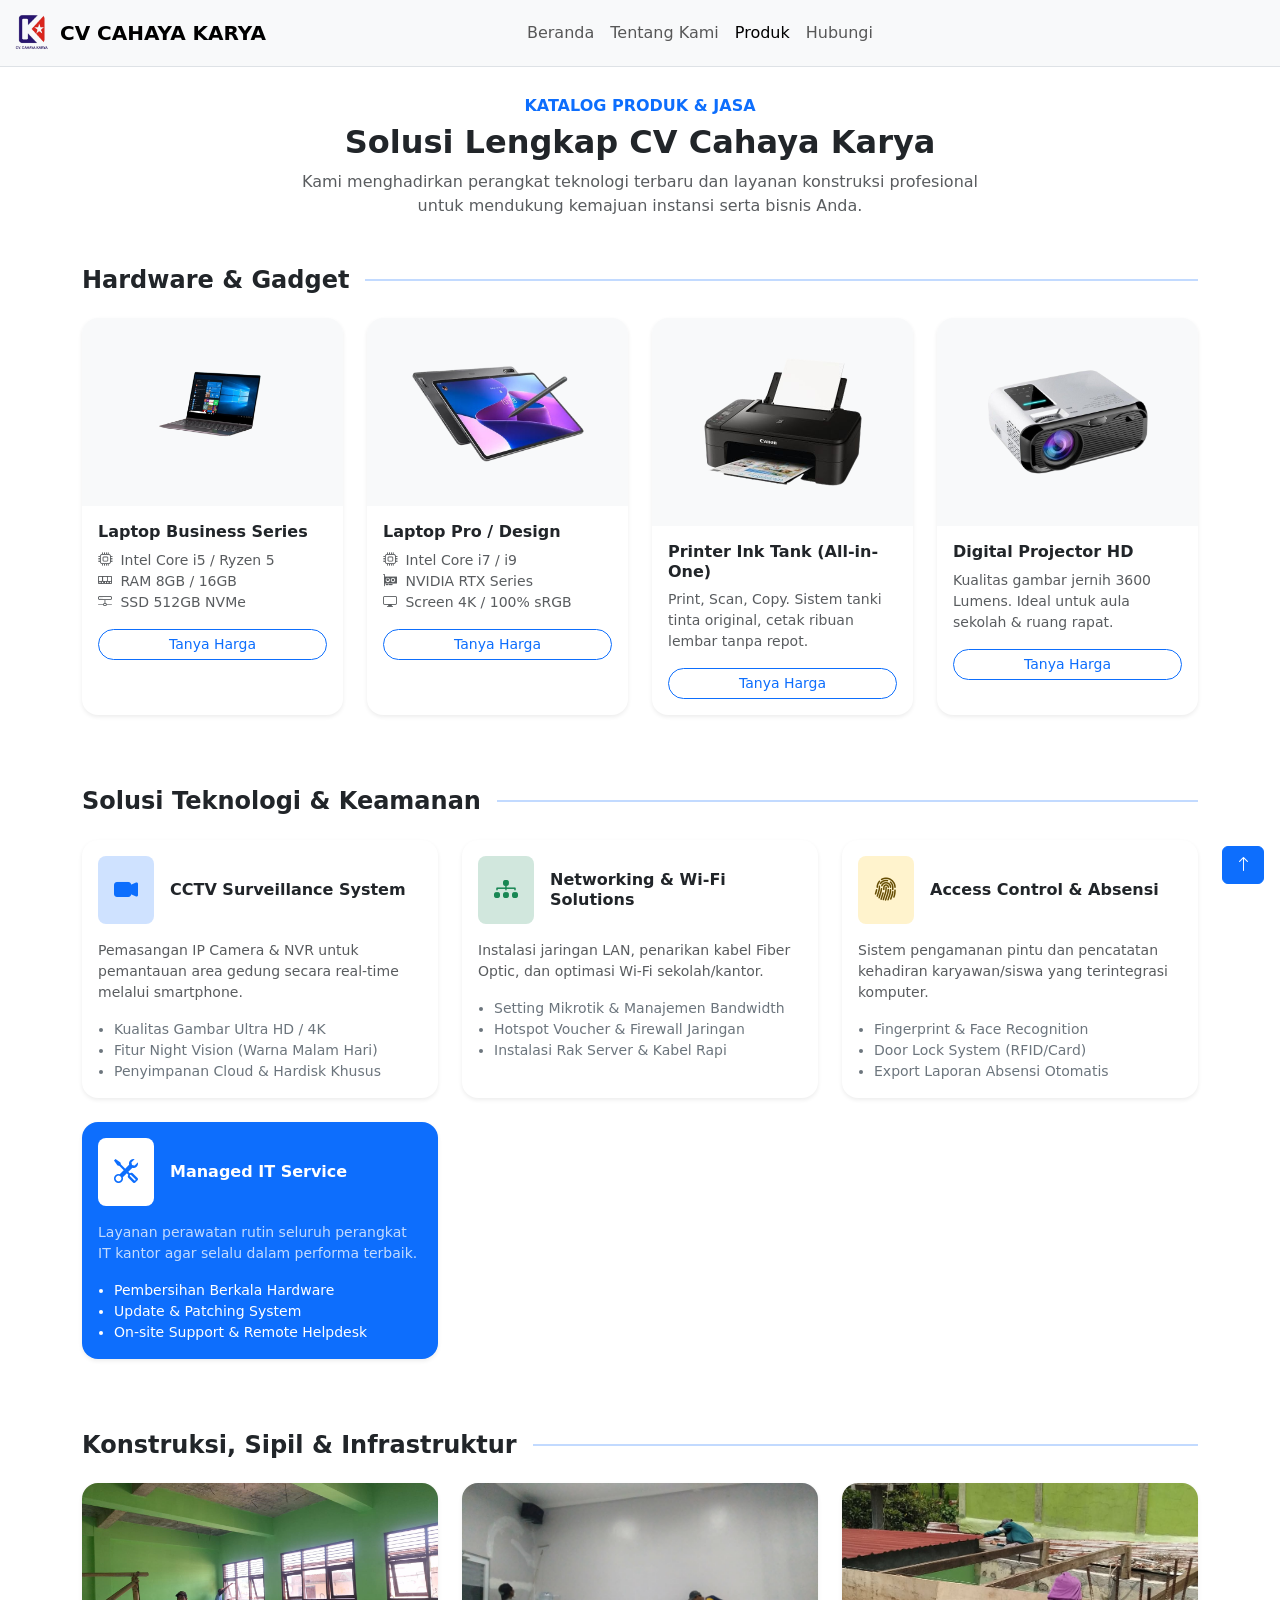
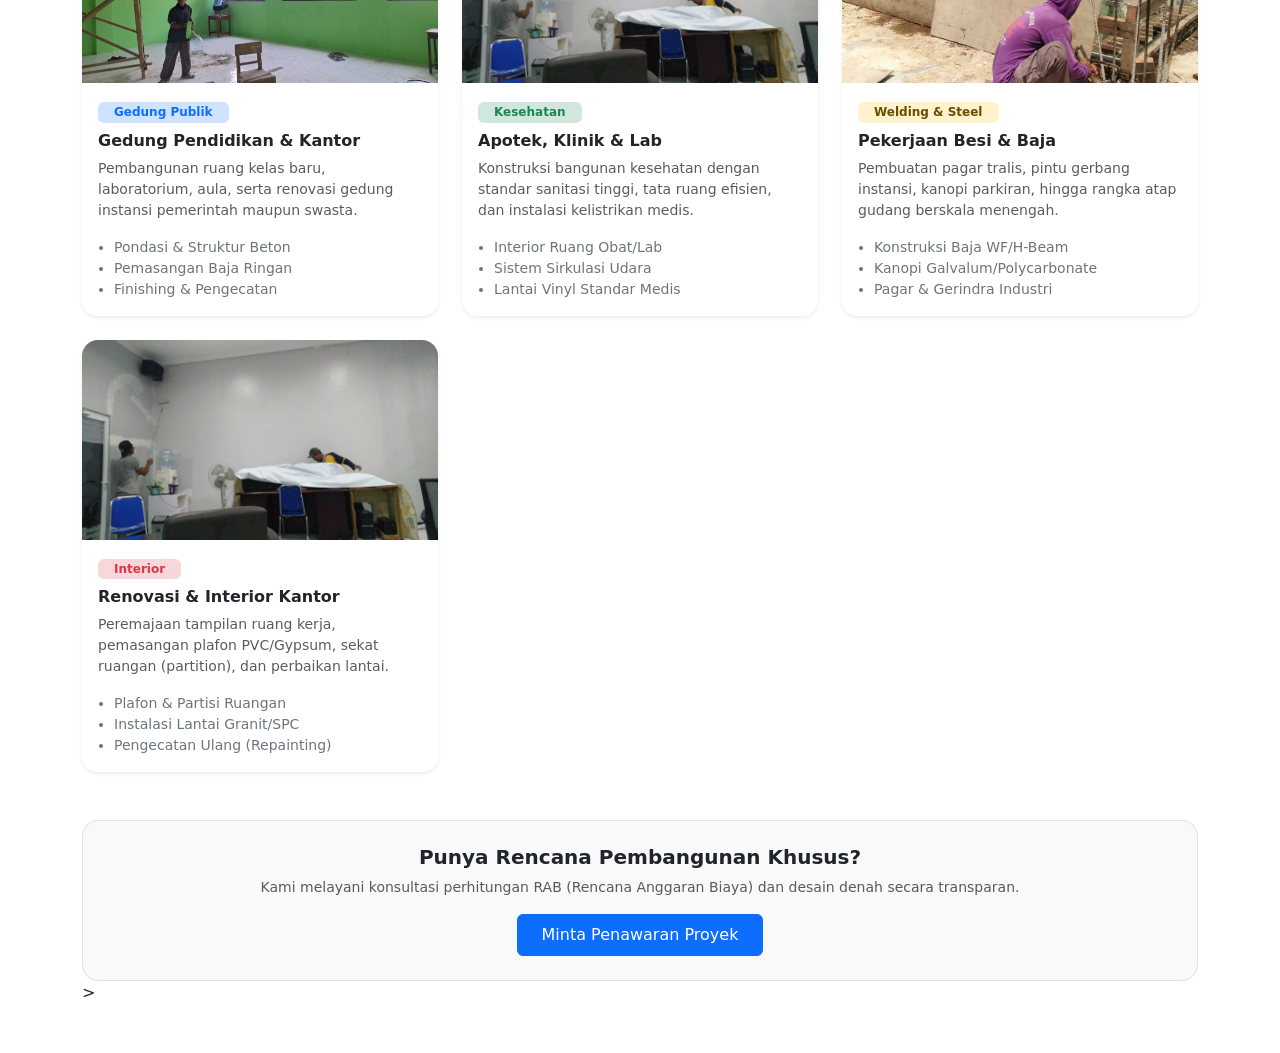
<file: produk.html>
<!DOCTYPE html>
<html lang="en">
<head>
    <meta charset="UTF-8">
    <meta name="viewport"
    content="width=device-width, initial-scale=1.0">
    <title>Layanan Kami</title>
    <link rel="stylesheet" href="bootstrap-5.3.8-dist/css/bootstrap.min.css">
    <link rel="stylesheet" href="style.css">
    <link rel="stylesheet" href="https://cdn.jsdelivr.net/npm/bootstrap-icons@1.11.3/font/bootstrap-icons.css">
</head>
<body>
<nav class="navbar navbar-expand-lg fixed-top bg-light border-bottom border-body" data-bs-theme="light">
  <div class="container-fluid">
    
    <a class="navbar-brand d-flex align-items-center" href="#">
      <img src="img/logorm.png" alt="Logo" width="40" height="40" class="me-2">
      <span class="fw-bold">CV CAHAYA KARYA</span>
    </a>

    <button class="navbar-toggler" type="button" data-bs-toggle="collapse" data-bs-target="#navbarNav">
      <span class="navbar-toggler-icon"></span>
    </button>

    <div class="collapse navbar-collapse justify-content-center" id="navbarNav">
      <ul class="navbar-nav">
        <li class="nav-item">
          <a class="nav-link" href="index.html">Beranda</a>
        </li>
        <li class="nav-item">
          <a class="nav-link" href="about.html">Tentang Kami</a>
        </li>
        <li class="nav-item">
          <a class="nav-link active" href="#">Produk</a>
        </li>
        <li class="nav-item">
          <a class="nav-link" href="hubungi.html">Hubungi</a>
        </li>
      </ul>
    </div>
    <div class="d-none d-lg-block" style="width: 150px;"></div>

  </div>
</nav>
<br><br>
<div class="container py-5">
    <div class="text-center mb-5">
        <h6 class="text-primary fw-bold text-uppercase">Katalog Produk & Jasa</h6>
        <h2 class="fw-bold">Solusi Lengkap CV Cahaya Karya</h2>
        <p class="text-muted mx-auto" style="max-width: 700px;">Kami menghadirkan perangkat teknologi terbaru dan layanan konstruksi profesional untuk mendukung kemajuan instansi serta bisnis Anda.</p>
    </div>

    <div class="d-flex align-items-center mb-4">
        <h4 class="fw-bold mb-0">Hardware & Gadget</h4>
        <div class="flex-grow-1 ms-3 border-bottom border-primary border-2 opacity-25"></div>
    </div>

    <div class="row g-4 mb-5">
        <div class="col-md-4 col-lg-3">
            <div class="card h-100 border-0 shadow-sm rounded-4">
                <div class="p-4 text-center bg-light rounded-top-4">
                    <img src="img/laptopoffice.png" class="img-fluid" style="height: 140px; object-fit: contain;" alt="Laptop Office">
                </div>
                <div class="card-body">
                    <h6 class="fw-bold">Laptop Business Series</h6>
                    <ul class="list-unstyled small text-muted mb-3">
                        <li><i class="bi bi-cpu me-1"></i> Intel Core i5 / Ryzen 5</li>
                        <li><i class="bi bi-memory me-1"></i> RAM 8GB / 16GB</li>
                        <li><i class="bi bi-hdd-network me-1"></i> SSD 512GB NVMe</li>
                    </ul>
                    <a href="https://wa.me/6285647744500" class="btn btn-outline-primary btn-sm w-100 rounded-pill">Tanya Harga</a>
                </div>
            </div>
        </div>

        <div class="col-md-4 col-lg-3">
            <div class="card h-100 border-0 shadow-sm rounded-4">
                <div class="p-4 text-center bg-light rounded-top-4">
                    <img src="img/laptopdesign.png" class="img-fluid" style="height: 140px; object-fit: contain;" alt="Laptop Pro">
                </div>
                <div class="card-body">
                    <h6 class="fw-bold">Laptop Pro / Design</h6>
                    <ul class="list-unstyled small text-muted mb-3">
                        <li><i class="bi bi-cpu me-1"></i> Intel Core i7 / i9</li>
                        <li><i class="bi bi-gpu-card me-1"></i> NVIDIA RTX Series</li>
                        <li><i class="bi bi-display me-1"></i> Screen 4K / 100% sRGB</li>
                    </ul>
                    <a href="https://wa.me/6285647744500" class="btn btn-outline-primary btn-sm w-100 rounded-pill">Tanya Harga</a>
                </div>
            </div>
        </div>

        <div class="col-md-4 col-lg-3">
            <div class="card h-100 border-0 shadow-sm rounded-4">
                <div class="p-4 text-center bg-light rounded-top-4">
                    <img src="img/printer.png" class="img-fluid" style="height: 160px; object-fit: contain;" alt="Printer Office">
                </div>
                <div class="card-body">
                    <h6 class="fw-bold">Printer Ink Tank (All-in-One)</h6>
                    <p class="small text-muted mb-3">Print, Scan, Copy. Sistem tanki tinta original, cetak ribuan lembar tanpa repot.</p>
                    <a href="https://wa.me/6285647744500" class="btn btn-outline-primary btn-sm w-100 rounded-pill">Tanya Harga</a>
                </div>
            </div>
        </div>

        <div class="col-md-4 col-lg-3">
            <div class="card h-100 border-0 shadow-sm rounded-4">
                <div class="p-4 text-center bg-light rounded-top-4">
                    <img src="img/proyektor.png" class="img-fluid" style="height: 160px; object-fit: contain;" alt="Projector">
                </div>
                <div class="card-body">
                    <h6 class="fw-bold">Digital Projector HD</h6>
                    <p class="small text-muted mb-3">Kualitas gambar jernih 3600 Lumens. Ideal untuk aula sekolah & ruang rapat.</p>
                    <a href="https://wa.me/6285647744500" class="btn btn-outline-primary btn-sm w-100 rounded-pill">Tanya Harga</a>
                </div>
            </div>
        </div>
    </div>

    <div class="d-flex align-items-center mb-4 pt-4">
    <h4 class="fw-bold mb-0">Solusi Teknologi & Keamanan</h4>
    <div class="flex-grow-1 ms-3 border-bottom border-primary border-2 opacity-25"></div>
</div>

<div class="row g-4 mb-5">
    <div class="col-md-6 col-lg-4">
        <div class="card h-100 border-0 shadow-sm rounded-4">
            <div class="card-body">
                <div class="d-flex align-items-center mb-3">
                    <div class="bg-primary-subtle text-primary p-3 rounded-3 me-3">
                        <i class="bi bi-camera-video-fill fs-4"></i>
                    </div>
                    <h6 class="fw-bold mb-0">CCTV Surveillance System</h6>
                </div>
                <p class="small text-muted mb-3">Pemasangan IP Camera & NVR untuk pemantauan area gedung secara real-time melalui smartphone.</p>
                <ul class="small text-secondary ps-3 mb-0">
                    <li>Kualitas Gambar Ultra HD / 4K</li>
                    <li>Fitur Night Vision (Warna Malam Hari)</li>
                    <li>Penyimpanan Cloud & Hardisk Khusus</li>
                </ul>
            </div>
        </div>
    </div>

    <div class="col-md-6 col-lg-4">
        <div class="card h-100 border-0 shadow-sm rounded-4">
            <div class="card-body">
                <div class="d-flex align-items-center mb-3">
                    <div class="bg-success-subtle text-success p-3 rounded-3 me-3">
                        <i class="bi bi-diagram-3-fill fs-4"></i>
                    </div>
                    <h6 class="fw-bold mb-0">Networking & Wi-Fi Solutions</h6>
                </div>
                <p class="small text-muted mb-3">Instalasi jaringan LAN, penarikan kabel Fiber Optic, dan optimasi Wi-Fi sekolah/kantor.</p>
                <ul class="small text-secondary ps-3 mb-0">
                    <li>Setting Mikrotik & Manajemen Bandwidth</li>
                    <li>Hotspot Voucher & Firewall Jaringan</li>
                    <li>Instalasi Rak Server & Kabel Rapi</li>
                </ul>
            </div>
        </div>
    </div>

    <div class="col-md-6 col-lg-4">
        <div class="card h-100 border-0 shadow-sm rounded-4">
            <div class="card-body">
                <div class="d-flex align-items-center mb-3">
                    <div class="bg-warning-subtle text-warning-emphasis p-3 rounded-3 me-3">
                        <i class="bi bi-fingerprint fs-4"></i>
                    </div>
                    <h6 class="fw-bold mb-0">Access Control & Absensi</h6>
                </div>
                <p class="small text-muted mb-3">Sistem pengamanan pintu dan pencatatan kehadiran karyawan/siswa yang terintegrasi komputer.</p>
                <ul class="small text-secondary ps-3 mb-0">
                    <li>Fingerprint & Face Recognition</li>
                    <li>Door Lock System (RFID/Card)</li>
                    <li>Export Laporan Absensi Otomatis</li>
                </ul>
            </div>
        </div>
    </div>

    <div class="col-md-6 col-lg-4">
        <div class="card h-100 border-0 shadow-sm rounded-4 bg-primary text-white">
            <div class="card-body">
                <div class="d-flex align-items-center mb-3">
                    <div class="bg-white text-primary p-3 rounded-3 me-3">
                        <i class="bi bi-tools fs-4"></i>
                    </div>
                    <h6 class="fw-bold mb-0">Managed IT Service</h6>
                </div>
                <p class="small opacity-75 mb-3 text-white">Layanan perawatan rutin seluruh perangkat IT kantor agar selalu dalam performa terbaik.</p>
                <ul class="small ps-3 mb-0 text-white">
                    <li>Pembersihan Berkala Hardware</li>
                    <li>Update & Patching System</li>
                    <li>On-site Support & Remote Helpdesk</li>
                </ul>
            </div>
        </div>
    </div>
</div>

    <div class="d-flex align-items-center mb-4 pt-4">
    <h4 class="fw-bold mb-0">Konstruksi, Sipil & Infrastruktur</h4>
    <div class="flex-grow-1 ms-3 border-bottom border-primary border-2 opacity-25"></div>
</div>

<div class="row g-4">
    <div class="col-md-6 col-lg-4">
        <div class="card h-100 border-0 shadow-sm rounded-4 overflow-hidden">
            <img src="img/sekolah.jpg" class="card-img-top" style="height: 200px; object-fit: cover;" alt="Pembangunan Sekolah">
            <div class="card-body">
                <div class="badge bg-primary-subtle text-primary mb-2 px-3">Gedung Publik</div>
                <h6 class="fw-bold">Gedung Pendidikan & Kantor</h6>
                <p class="small text-muted mb-3">Pembangunan ruang kelas baru, laboratorium, aula, serta renovasi gedung instansi pemerintah maupun swasta.</p>
                <ul class="small text-secondary ps-3 mb-0">
                    <li>Pondasi & Struktur Beton</li>
                    <li>Pemasangan Baja Ringan</li>
                    <li>Finishing & Pengecatan</li>
                </ul>
            </div>
        </div>
    </div>

    <div class="col-md-6 col-lg-4">
        <div class="card h-100 border-0 shadow-sm rounded-4 overflow-hidden">
            <img src="img/renov.jpg" class="card-img-top" style="height: 200px; object-fit: cover;" alt="Pembangunan Apotek">
            <div class="card-body">
                <div class="badge bg-success-subtle text-success mb-2 px-3">Kesehatan</div>
                <h6 class="fw-bold">Apotek, Klinik & Lab</h6>
                <p class="small text-muted mb-3">Konstruksi bangunan kesehatan dengan standar sanitasi tinggi, tata ruang efisien, dan instalasi kelistrikan medis.</p>
                <ul class="small text-secondary ps-3 mb-0">
                    <li>Interior Ruang Obat/Lab</li>
                    <li>Sistem Sirkulasi Udara</li>
                    <li>Lantai Vinyl Standar Medis</li>
                </ul>
            </div>
        </div>
    </div>

    <div class="col-md-6 col-lg-4">
        <div class="card h-100 border-0 shadow-sm rounded-4 overflow-hidden">
            <img src="img/besi.jpg" class="card-img-top" style="height: 200px; object-fit: cover;" alt="Besi & Baja">
            <div class="card-body">
                <div class="badge bg-warning-subtle text-warning-emphasis mb-2 px-3">Welding & Steel</div>
                <h6 class="fw-bold">Pekerjaan Besi & Baja</h6>
                <p class="small text-muted mb-3">Pembuatan pagar tralis, pintu gerbang instansi, kanopi parkiran, hingga rangka atap gudang berskala menengah.</p>
                <ul class="small text-secondary ps-3 mb-0">
                    <li>Konstruksi Baja WF/H-Beam</li>
                    <li>Kanopi Galvalum/Polycarbonate</li>
                    <li>Pagar & Gerindra Industri</li>
                </ul>
            </div>
        </div>
    </div>

    <div class="col-md-6 col-lg-4">
        <div class="card h-100 border-0 shadow-sm rounded-4 overflow-hidden">
            <img src="img/renov.jpg" class="card-img-top" style="height: 200px; object-fit: cover;" alt="Interior">
            <div class="card-body">
                <div class="badge bg-danger-subtle text-danger mb-2 px-3">Interior</div>
                <h6 class="fw-bold">Renovasi & Interior Kantor</h6>
                <p class="small text-muted mb-3">Peremajaan tampilan ruang kerja, pemasangan plafon PVC/Gypsum, sekat ruangan (partition), dan perbaikan lantai.</p>
                <ul class="small text-secondary ps-3 mb-0">
                    <li>Plafon & Partisi Ruangan</li>
                    <li>Instalasi Lantai Granit/SPC</li>
                    <li>Pengecatan Ulang (Repainting)</li>
                </ul>
            </div>
        </div>
    </div>
</div>

<div class="mt-5 p-4 bg-light rounded-4 text-center border">
    <h5 class="fw-bold">Punya Rencana Pembangunan Khusus?</h5>
    <p class="text-muted small">Kami melayani konsultasi perhitungan RAB (Rencana Anggaran Biaya) dan desain denah secara transparan.</p>
    <a href="https://wa.me/6285647744500" class="btn btn-primary px-4 py-2">Minta Penawaran Proyek</a>
</div>>
</div>

<a href="#top" class="btn btn-primary position-fixed bottom-0 end-0 m-3 back-to-top">
      <i class="bi bi-arrow-up"></i>
      </a>

<script src="https://cdn.jsdelivr.net/npm/bootstrap@5.3.0/dist/js/bootstrap.bundle.min.js"></script>
</body>
</html>
</file>
<file: style.css>
/* Memanggil class navbar-custom */
.navbar-custom {
    background-color: rgba(0, 0, 0, 0.4) !important; /* Hitam transparan */
    backdrop-filter: blur(10px); /* Efek blur kaca */
    border-bottom: 1px solid rgba(255, 255, 255, 0.1) !important;
}
</file>
